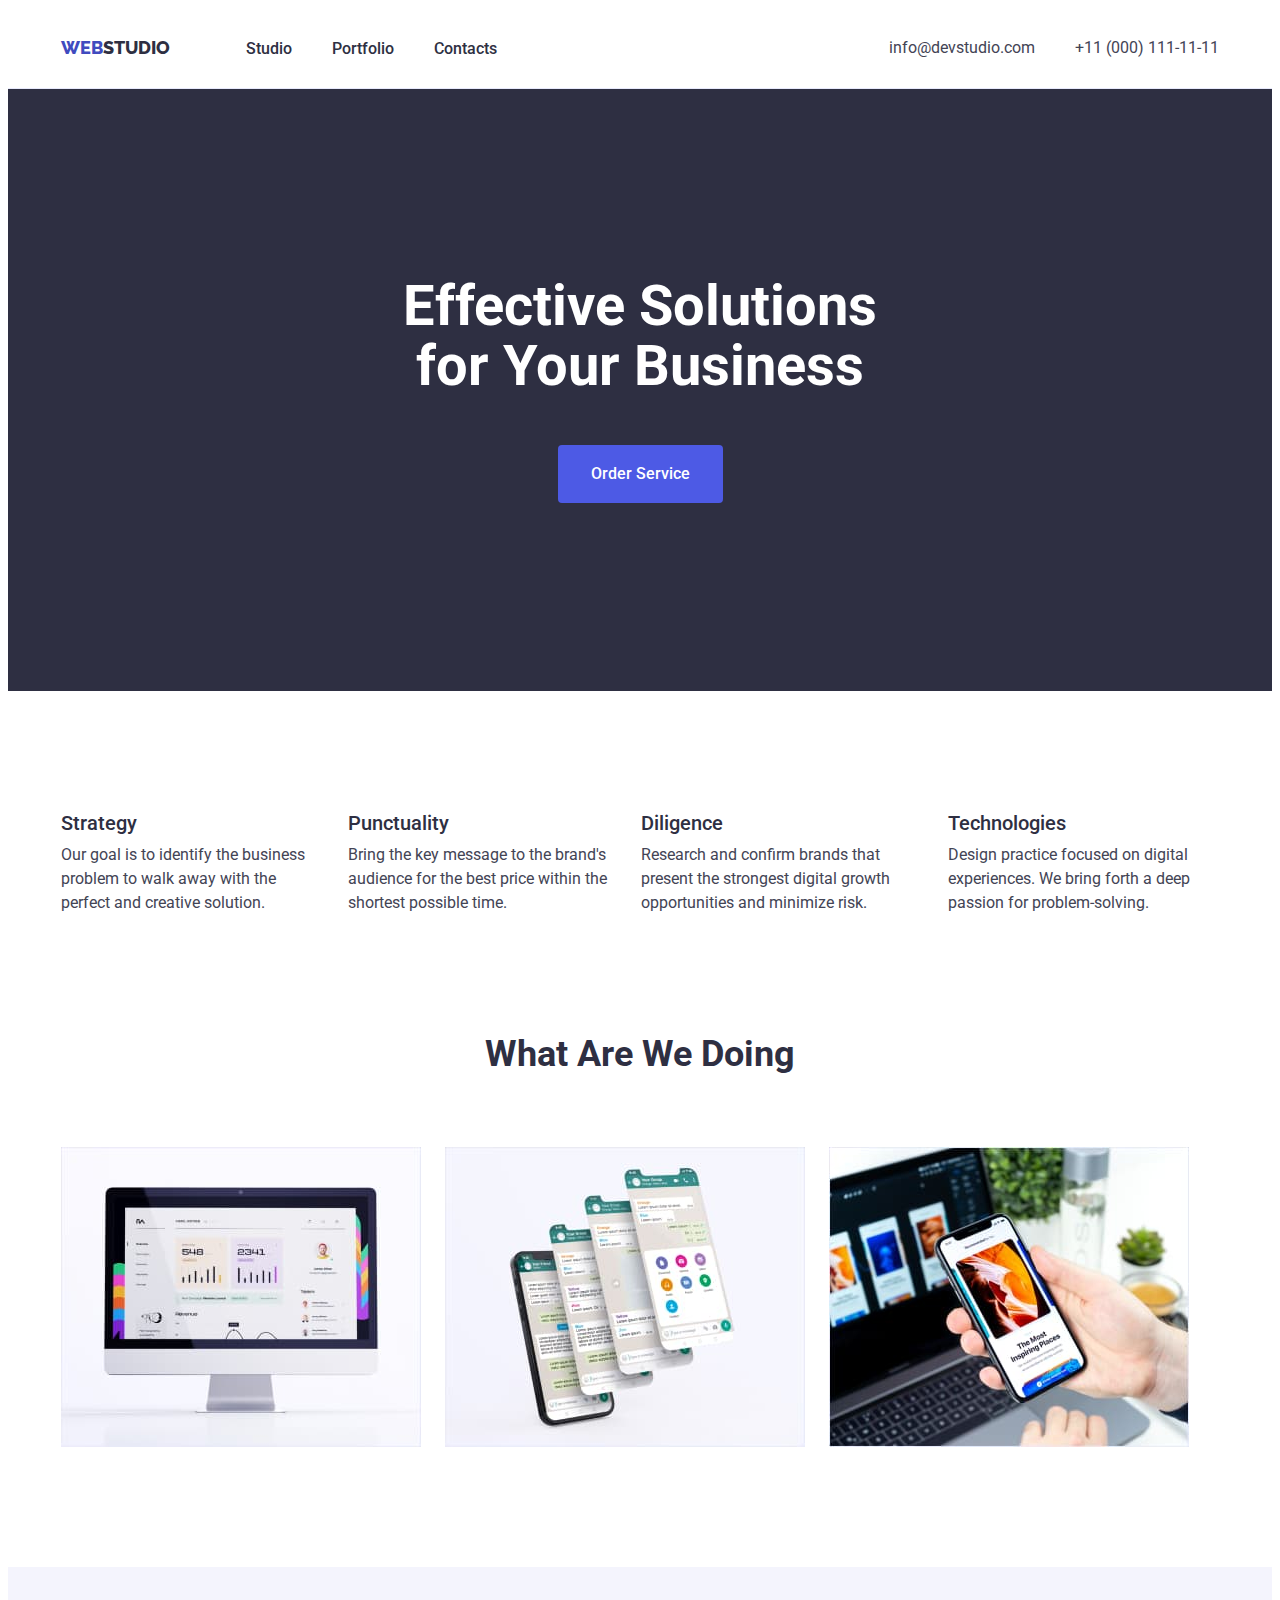
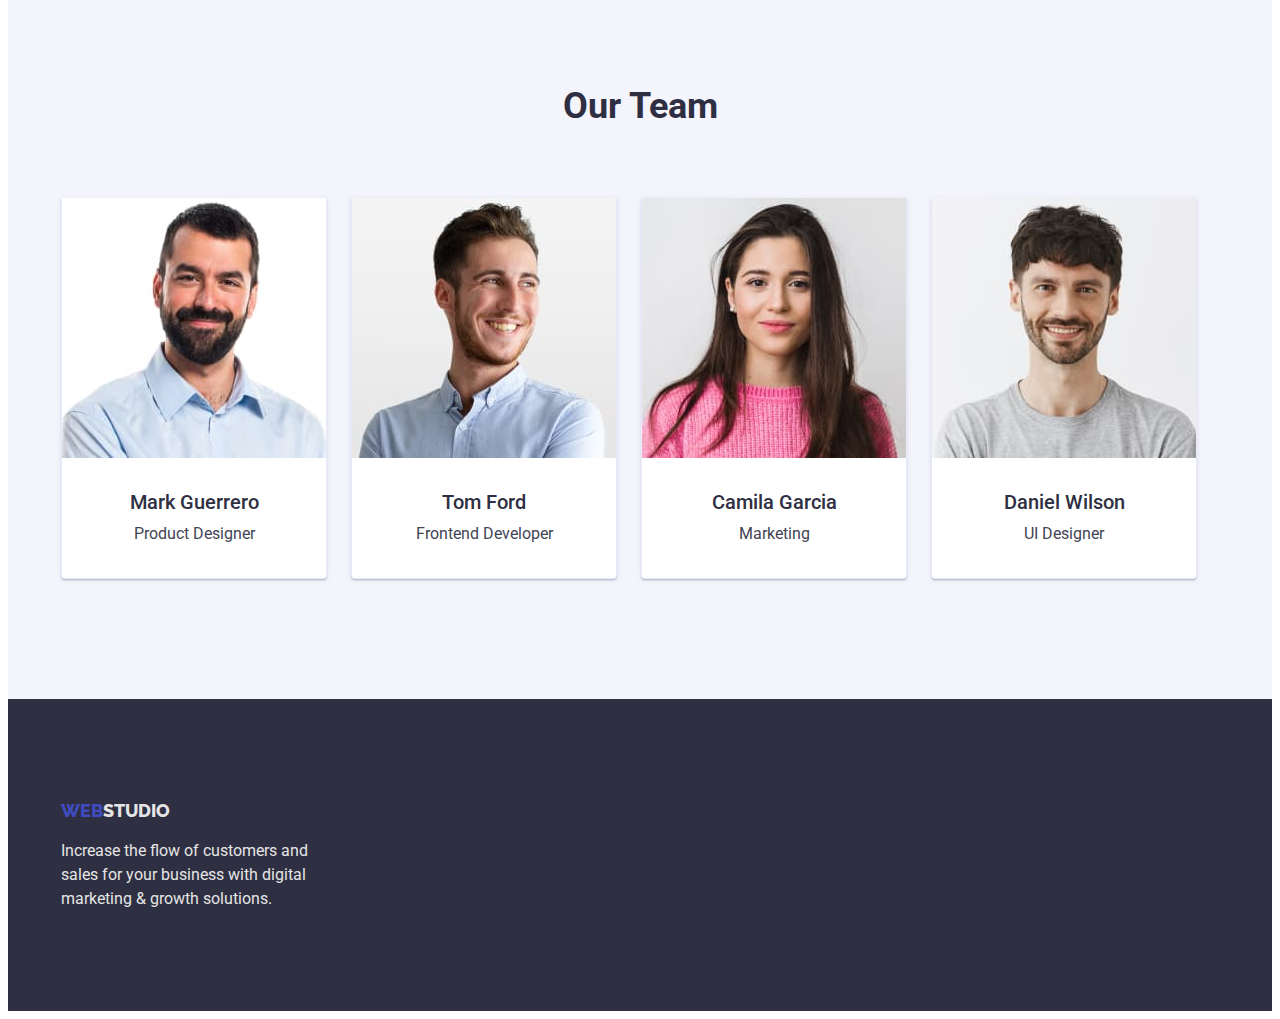
<file: index.html>
<!DOCTYPE html>
<html lang="en">
  <head>
    <meta charset="UTF-8" />
    <meta http-equiv="X-UA-Compatible" content="IE=edge" />
    <meta name="viewport" content="width=device-width, initial-scale=1.0" />
    <title>WEBSTUDIO</title>
    <link
      href="https://fonts.googleapis.com/css2?family=Raleway:wght@800&family=Roboto:wght@400;500;700;900&display=swap"
      rel="stylesheet"
    />
    <link
      rel="stylesheet"
      href="https://cdnjs.cloudflare.com/ajax/libs/modern-normalize/1.1.0/modern-normalize.min.css"
      integrity="sha512-wpPYUAdjBVSE4KJnH1VR1HeZfpl1ub8YT/NKx4PuQ5NmX2tKuGu6U/JRp5y+Y8XG2tV+wKQpNHVUX03MfMFn9Q=="
      crossorigin="anonymous"
      referrerpolicy="no-referrer"
    />
    <link rel="stylesheet" href="./css/styles.css" />
  </head>
  <body class="body">
    <!-- Шапка сайта -->
    <header class="site-header">
      <div class="container page-header">
        <nav class="nav-header">
          <a href="./index.html" class="logo">
            <span class="logo-text">WEB</span>STUDIO</a
          >
          <!-- Навигацыя -->
          <ul class="site-nav">
            <li class="item-nav">
              <a class="link" href="./index.html"> Studio </a>
            </li>
            <li class="item-nav">
              <a class="link" href="./portfolio.html"> Portfolio </a>
            </li>
            <li class="item-nav">
              <a href="" class="link"> Contacts </a>
            </li>
          </ul>
        </nav>
        <!-- Контакты -->
        <address class="address">
          <ul class="site-address">
            <li class="item-adress">
              <a class="address-nav" href="mailto:info@devstudio.com">
                info@devstudio.com
              </a>
            </li>
            <li class="item-address">
              <a class="address-nav" href="tel:+110001111111">
                +11 (000) 111-11-11
              </a>
            </li>
          </ul>
        </address>
      </div>
    </header>

    <main>
      <section class="hero-section">
        <div class="container">
          <h1 class="hero-text">Effective Solutions for Your Business</h1>
          <button type="button" class="hero-button">Order Service</button>
        </div>
      </section>

      <section class="section-two">
        <div class="container">
          <h2 class="list-name"></h2>
          <ul class="list-two">
            <li class="list-text">
              <h3 class="list-item">Strategy</h3>
              <p class="list-skills">
                Our goal is to identify the business problem to walk away with
                the perfect and creative solution.
              </p>
            </li>
            <li class="list-text">
              <h3 class="list-item">Punctuality</h3>
              <p class="list-skills">
                Bring the key message to the brand's audience for the best price
                within the shortest possible time.
              </p>
            </li>
            <li class="list-text">
              <h3 class="list-item">Diligence</h3>
              <p class="list-skills">
                Research and confirm brands that present the strongest digital
                growth opportunities and minimize risk.
              </p>
            </li>
            <li class="list-text">
              <h3 class="list-item">Technologies</h3>
              <p class="list-skills">
                Design practice focused on digital experiences. We bring forth a
                deep passion for problem-solving.
              </p>
            </li>
          </ul>
        </div>
      </section>

      <section class="section-three">
        <div class="container">
          <h2 class="title-three">What Are We Doing</h2>
          <ul class="list-three">
            <li class="list-img">
              <img src="./images/img1.jpg" alt="pc" width="360" />
            </li>
            <li class="list-img">
              <img src="./images/img2.jpg" alt="program" width="360" />
            </li>
            <li class="list-img">
              <img src="./images/img3.jpg" alt="phone" width="360" />
            </li>
          </ul>
        </div>
      </section>

      <section class="section-four">
        <div class="container">
          <h2 class="title-four">Our Team</h2>
          <ul class="list-four">
            <li class="list-text-img">
              <img src="./images/img4.jpg" alt="Mark" width="264" />
              <div class="text-card">
                <h3 class="list-item">Mark Guerrero</h3>
                <p class="list-skills">Product Designer</p>
              </div>
            </li>
            <li class="list-text-img">
              <img src="./images/img5.jpg" alt="Tom" width="264" />
              <div class="text-card">
                <h3 class="list-item">Tom Ford</h3>
                <p class="list-skills">Frontend Developer</p>
              </div>
            </li>
            <li class="list-text-img">
              <img src="./images/img6.jpg" alt="Camila" width="264" />
              <div class="text-card">
                <h3 class="list-item">Camila Garcia</h3>
                <p class="list-skills">Marketing</p>
              </div>
            </li>
            <li class="list-text-img">
              <img src="./images/img7.jpg" alt="Daniel" width="264" />
              <div class="text-card">
                <h3 class="list-item">Daniel Wilson</h3>
                <p class="list-skills">UI Designer</p>
              </div>
            </li>
          </ul>
        </div>
      </section>
    </main>
    <footer class="footer">
      <div class="container">
        <a href="./index.html" class="title-footer">
          <span class="footer-text">WEB</span>STUDIO</a
        >
        <p class="list-footer">
          Increase the flow of customers and sales for your business with
          digital marketing & growth solutions.
        </p>
      </div>
    </footer>
  </body>
</html>
</file>
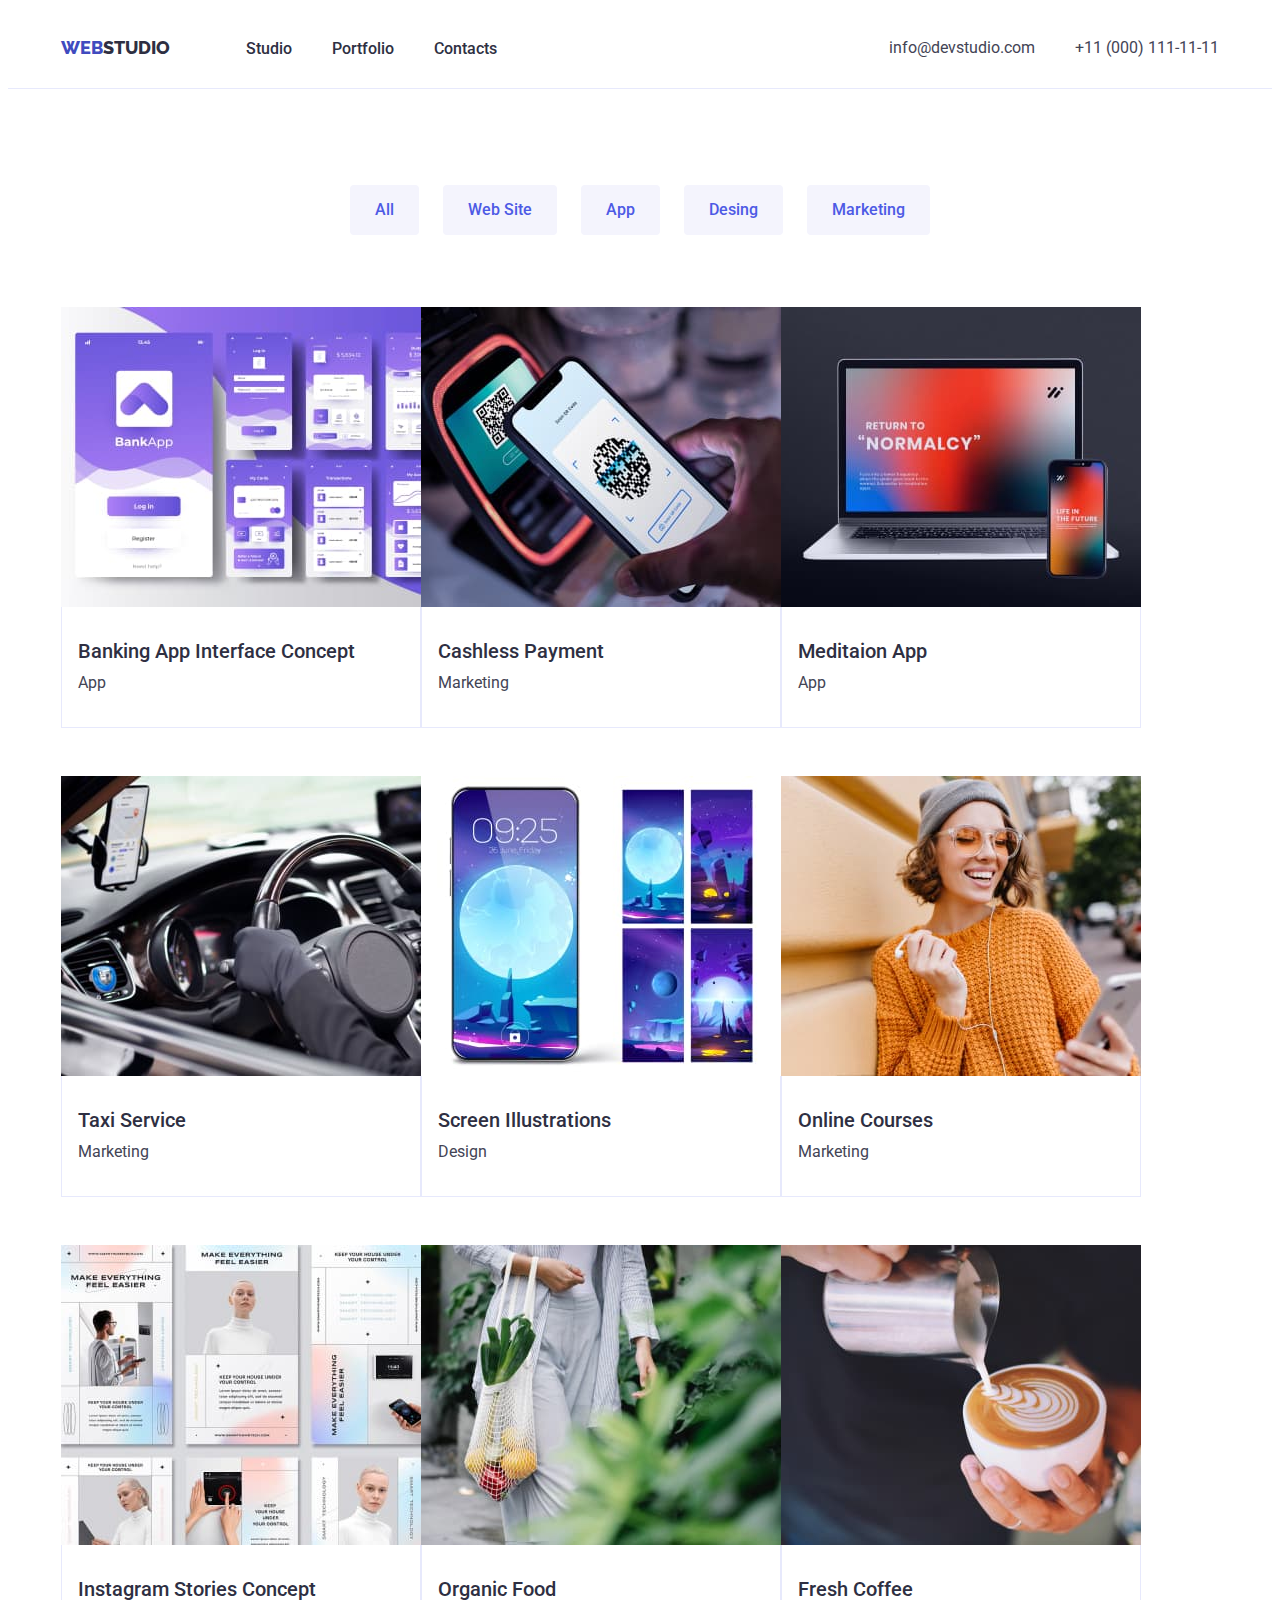
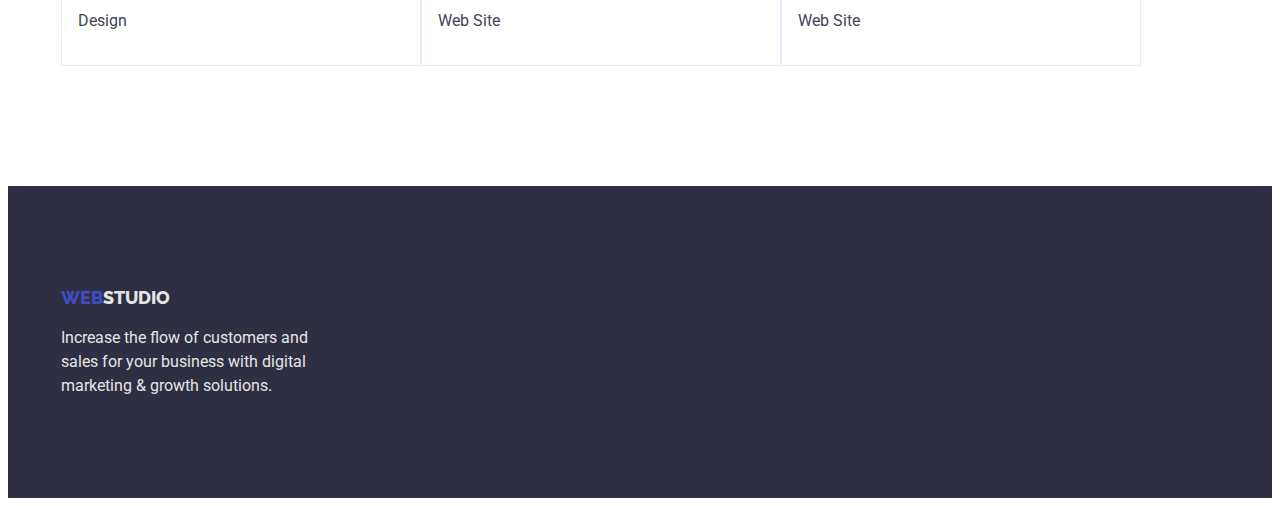
<file: portfolio.html>
<!DOCTYPE html>
<html lang="en">
  <head>
    <meta charset="UTF-8" />
    <meta http-equiv="X-UA-Compatible" content="IE=edge" />
    <meta name="viewport" content="width=device-width, initial-scale=1.0" />
    <title>PORTFOLIO</title>
    <link
      href="https://fonts.googleapis.com/css2?family=Raleway:wght@800&family=Roboto:wght@400;500;700;900&display=swap"
      rel="stylesheet"
    />
    <link
      rel="stylesheet"
      href="https://cdnjs.cloudflare.com/ajax/libs/modern-normalize/1.1.0/modern-normalize.min.css"
      integrity="sha512-wpPYUAdjBVSE4KJnH1VR1HeZfpl1ub8YT/NKx4PuQ5NmX2tKuGu6U/JRp5y+Y8XG2tV+wKQpNHVUX03MfMFn9Q=="
      crossorigin="anonymous"
      referrerpolicy="no-referrer"
    />
    <link rel="stylesheet" href="./css/styles.css" />
  </head>

  <body class="body">
    <header class="site-header">
      <div class="container page-header">
        <nav class="nav-header">
          <a href="./index.html" class="logo">
            <span class="logo-text">WEB</span>STUDIO</a
          >
          <!-- Навигацыя -->
          <ul class="site-nav">
            <li class="item-nav">
              <a class="link" href="./index.html"> Studio </a>
            </li>
            <li class="item-nav">
              <a class="link" href="./portfolio.html"> Portfolio </a>
            </li>
            <li class="item-nav">
              <a href="" class="link"> Contacts </a>
            </li>
          </ul>
        </nav>
        <!-- Контакты -->
        <address class="address">
          <ul class="site-address">
            <li class="item-adress">
              <a class="address-nav" href="mailto:info@devstudio.com">
                info@devstudio.com
              </a>
            </li>
            <li class="item-address">
              <a class="address-nav" href="tel:+110001111111">
                +11 (000) 111-11-11
              </a>
            </li>
          </ul>
        </address>
      </div>
    </header>

    <main>
      <section class="section-portfolio">
        <div class="container">
          <ul class="list-button">
            <li class="btn">
              <button type="button" class="button-portfolio">All</button>
            </li>
            <li class="btn">
              <button type="button" class="button-portfolio">Web Site</button>
            </li>
            <li class="btn">
              <button type="button" class="button-portfolio">App</button>
            </li>
            <li class="btn">
              <button type="button" class="button-portfolio">Desing</button>
            </li>
            <li class="btn">
              <button type="button" class="button-portfolio">Marketing</button>
            </li>
          </ul>
          <ul class="portfolio-list-img">
            <li class="portfolio-img">
              <img src="./images/p-img1.jpg" alt="img1" width="360" />
              <div class="postcard-prtf">
                <h3 class="list-item-portfolio">
                  Banking App Interface Concept
                </h3>
                <p class="list-skills-portfolio">App</p>
              </div>
            </li>
            <li class="portfolio-img">
              <img src="./images/p-img2.jpg" alt="img2" width="360" />
              <div class="postcard-prtf">
                <h3 class="list-item-portfolio">Cashless Payment</h3>
                <p class="list-skills-portfolio">Marketing</p>
              </div>
            </li>
            <li class="portfolio-img">
              <img src="./images/p-img3.jpg" alt="img3" width="360" />
              <div class="postcard-prtf">
                <h3 class="list-item-portfolio">Meditaion App</h3>
                <p class="list-skills-portfolio">App</p>
              </div>
            </li>
            <li class="portfolio-img">
              <img src="./images/p-img4.jpg" alt="img4" width="360" />
              <div class="postcard-prtf">
                <h3 class="list-item-portfolio">Taxi Service</h3>
                <p class="list-skills-portfolio">Marketing</p>
              </div>
            </li>
            <li class="portfolio-img">
              <img src="./images/p-img5.jpg" alt="img5" width="360" />
              <div class="postcard-prtf">
                <h3 class="list-item-portfolio">Screen Illustrations</h3>
                <p class="list-skills-portfolio">Design</p>
              </div>
            </li>
            <li class="portfolio-img">
              <img src="./images/p-img6.jpg" alt="img6" width="360" />
              <div class="postcard-prtf">
                <h3 class="list-item-portfolio">Online Courses</h3>
                <p class="list-skills-portfolio">Marketing</p>
              </div>
            </li>
            <li class="portfolio-img">
              <img src="./images/p-img7.jpg" alt="img7" width="360" />
              <div class="postcard-prtf">
                <h3 class="list-item-portfolio">Instagram Stories Concept</h3>
                <p class="list-skills-portfolio">Design</p>
              </div>
            </li>
            <li class="portfolio-img">
              <img src="./images/p-img8.jpg" alt="img8" width="360" />
              <div class="postcard-prtf">
                <h3 class="list-item-portfolio">Organic Food</h3>
                <p class="list-skills-portfolio">Web Site</p>
              </div>
            </li>
            <li class="portfolio-img">
              <img src="./images/p-img9.jpg" alt="img9" width="360" />
              <div class="postcard-prtf">
                <h3 class="list-item-portfolio">Fresh Coffee</h3>
                <p class="list-skills-portfolio">Web Site</p>
              </div>
            </li>
          </ul>
        </div>
      </section>
    </main>
    <footer class="footer">
      <div class="container">
        <a href="./index.html" class="title-footer">
          <span class="footer-text">WEB</span>STUDIO</a
        >
        <p class="list-footer">
          Increase the flow of customers and sales for your business with
          digital marketing & growth solutions.
        </p>
      </div>
    </footer>
  </body>
</html>
</file>
<file: css/styles.css>
:root {
  --background-color: #e5e5e5;
  --title-text-color: #2e2f42;
  --text-color: #434455;
  --accent-color: #404bbf;
  --background-color-button: #f4f4fd;
  --white-color: #ffffff;
}

body {
  font-family: "Roboto", sans-serif;
  color: var(--title-text-color);
}

ul {
  padding: 0;
  margin: 0;
  list-style-type: none;
}

h1,
h2,
h3,
p {
  margin: 0px;
}

img {
  display: block;
  width: 100%;
}

/*container*/
.container {
  padding: 0px 15px;
  margin-left: auto;
  margin-right: auto;
  max-width: 1158px;
}

/*Шапка сайта*/

.logo {
  font-family: "Raleway", sans-serif;
  font-weight: 800;
  font-size: 18px;
  line-height: 1.8;
  color: var(--title-text-color);
  text-decoration: none;
  padding-top: 24px;
  padding-bottom: 24px;
  margin-right: 76px;
}

.logo-text {
  color: var(--accent-color);
}

.page-header {
  display: flex;
  align-items: center;
  font-weight: 500;
}

.site-header {
  border-bottom: 1px solid #e7e9fc;
}

.nav-header {
  display: flex;
}

.site-nav {
  display: flex;
  align-items: center;
}
.item-nav {
  margin-right: 40px;
}

.item-nav:last-child {
  margin-right: 0;
}

.link {
  display: block;
  color: var(--title-text-color);
  text-decoration: none;
  padding-top: 24px;
  padding-bottom: 24px;
  justify-content: center;
}
.link:hover,
.link:focus {
  color: var(--accent-color);
}

.item-adress {
  margin-right: 40px;
}

.site-address .item + .item {
  margin-right: 40px;
}
.address-nav {
  display: block;
  font-weight: 400;
  padding-top: 24px;
  padding-bottom: 24px;
  color: var(--text-color);
  font-size: 16px;
  line-height: 1.5;
  text-decoration: none;
}

.address-nav:hover,
.address-nav:focus {
  color: var(--accent-color);
}

.site-address {
  display: flex;
}

.address {
  font-style: normal;
  margin-left: auto;
}
/*Главная*/

.hero-section {
  padding-top: 188px;
  padding-bottom: 188px;
  background-color: var(--title-text-color);
  align-items: center;
}

.hero-text {
  color: var(--white-color);
  font-weight: 700;
  font-size: 56px;
  line-height: 1.07;
  max-width: 494px;
  left: 473px;
  top: 260px;
  margin: 0 auto;
  margin-bottom: 48px;
  text-align: center;
}

.hero-button {
  padding: 16px 32px;
  border-radius: 4px;
  text-align: center;
  border: 1px solid transparent;

  margin: 0 auto;
  display: block;

  font-family: inherit;
  font-weight: 500;
  font-size: 16px;
  line-height: 1.5;
  background-color: #4d5ae5;
  color: var(--white-color);
  cursor: pointer;
}

.hero-button:hover,
.hero-button:focus {
  background-color: var(--accent-color);
}

/*Вторая секцыя*/

.section-two {
  padding-top: 120px;
}

.list-two {
  display: flex;
}

.list-text:not(:last-child) {
  margin-right: 24px;
}

.list-name {
  margin-top: 0;
  margin-bottom: 0;
}

.list-item {
  font-weight: 500;
  font-size: 20px;
  line-height: 1.2;

  margin-bottom: 8px;
}

.list-skills {
  font-weight: 400;
  font-size: 16px;
  line-height: 1.5;
  color: var(--text-color);
  margin-top: 0;
}

/*Секцыя три */

.section-three {
  padding-top: 120px;
  padding-bottom: 120px;
}

.list-three {
  display: flex;
}

.list-img:not(:last-child) {
  margin-right: 24px;
}

.title-three {
  margin-bottom: 72px;
  text-align: center;

  font-weight: 700;
  font-size: 36px;
  line-height: 1.1;
}

/*Четвертая секцыя*/

.section-four {
  padding-top: 120px;
  padding-bottom: 120px;
}

.list-four {
  display: flex;
}

.list-text-img {
  background-color: var(--white-color);
  border-left: 1px solid #e7e9fc;
  border-bottom: 1px solid #e7e9fc;
  border-right: 1px solid #e7e9fc;
  box-shadow: 0px 1px 6px rgba(46, 47, 66, 0.08),
    0px 1px 1px rgba(46, 47, 66, 0.16), 0px 2px 1px rgba(46, 47, 66, 0.08);
  border-radius: 0px 0px 4px 4px;
}

.list-text-img:not(:last-child) {
  margin-right: 24px;
}

.section-four {
  background-color: #f4f4fd;
}

.text-card {
  text-align: center;
  padding-top: 32px;
  padding-bottom: 32px;
}

.title-four {
  margin-bottom: 72px;
  text-align: center;

  font-weight: 700;
  font-size: 36px;
  line-height: 1.1;
}

/*Подвал*/

.footer {
  background: var(--title-text-color);
  padding: 100px 0px;
}
.title-footer {
  font-family: "Raleway", sans-serif;
  font-weight: 800;
  font-size: 18px;
  line-height: 1.3;
  color: var(--background-color);
  text-decoration: none;
}

.list-footer {
  margin-top: 16px;
  margin-bottom: 0;
  width: 264px;

  font-weight: 400;
  font-size: 16px;
  line-height: 1.5;
  color: var(--background-color);
}

.footer-text {
  color: var(--accent-color);
}

/*Вторая страница*/

.section-portfolio {
  padding-top: 96px;
  padding-bottom: 120px;
}

.list-button {
  display: flex;
  justify-content: center;
  margin-bottom: 72px;
}

.btn {
}
.btn:not(:last-child) {
  margin-right: 24px;
}

.button-portfolio {
  background: var(--background-color-button);
  color: #4d5ae5;
  font-weight: 500;
  font-family: inherit;
  font-size: 16px;
  line-height: 1.5;
  cursor: pointer;
  padding: 12px 24px;

  border: 1px solid transparent;
  border-radius: 4px;
}

.button-portfolio:hover,
.button-portfolio:focus {
  background-color: var(--accent-color);
  color: var(--white-color);
}

.portfolio-list-img {
  display: flex;
  flex-wrap: wrap;
}

.portfolio-img:not(:last-child) {
  margin-right: 0px;
}

.portfolio-img:nth-child(-n + 6) {
  margin-bottom: 48px;
}

.portfolio-img:nth-child(3n) {
  margin-right: -24px;
}

.postcard-prtf {
  padding-top: 32px;
  border-left: 1px solid #e7e9fc;
  border-bottom: 1px solid #e7e9fc;
  border-right: 1px solid #e7e9fc;
  padding-left: 16px;
  padding-bottom: 32px;
}

.list-item-portfolio {
  font-weight: 500;
  font-size: 20px;
  line-height: 1.2;
  color: var(--title-text-color);

  margin-bottom: 8px;
}
.list-skills-portfolio {
  font-weight: 400;
  font-size: 16px;
  line-height: 1.5;
  color: var(--text-color);
}
</file>
